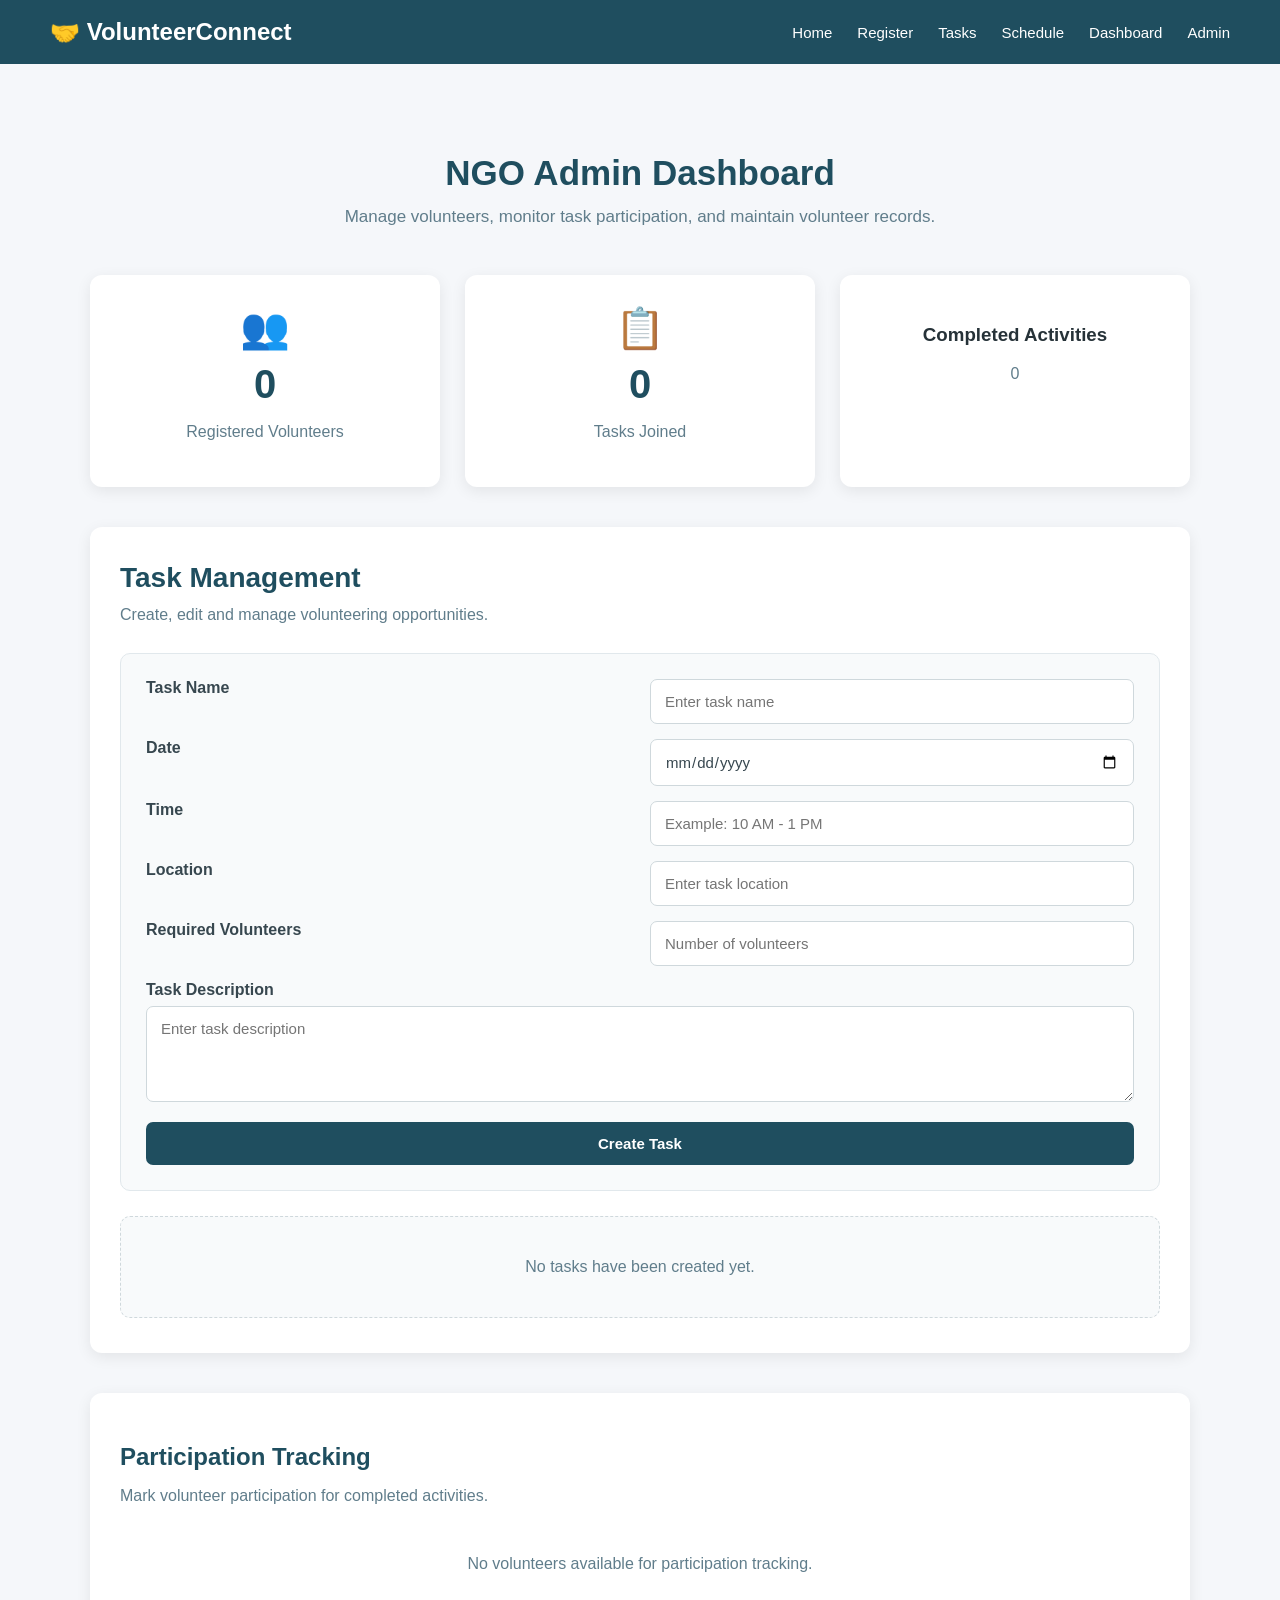
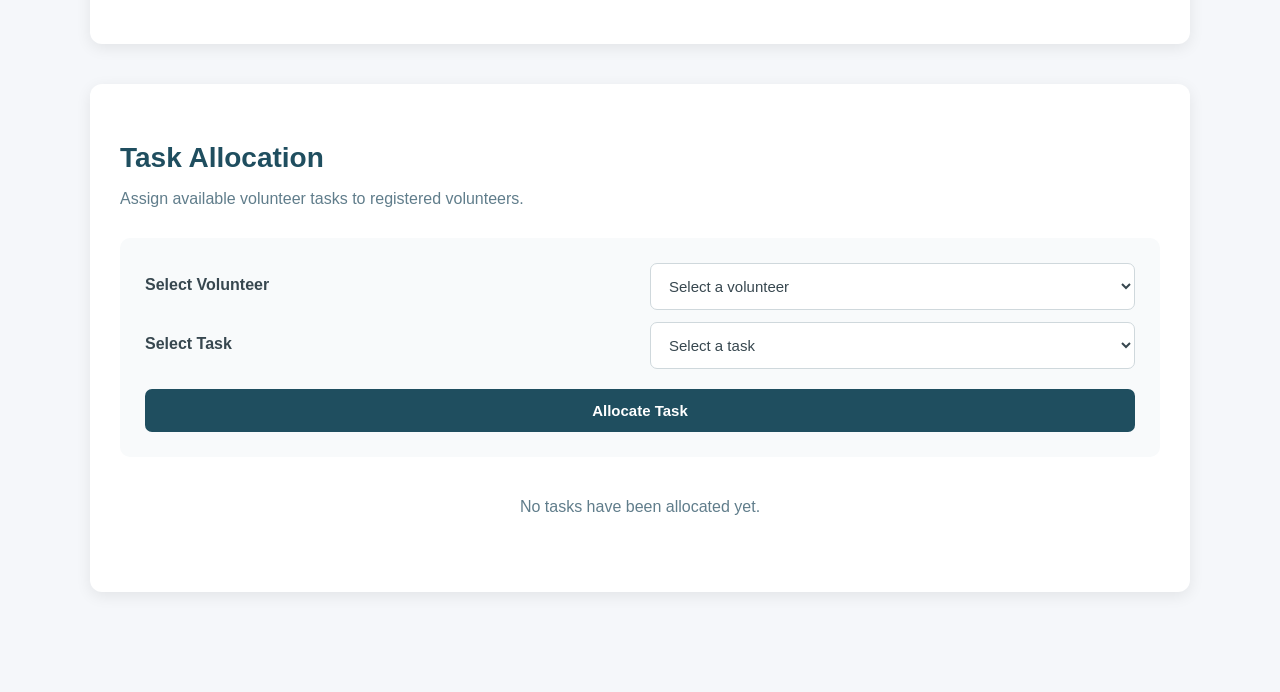
<file: VolunteerConnect/admin.html>
<!DOCTYPE html>
<html lang="en">

<head>
    <meta charset="UTF-8">
    <meta name="viewport" content="width=device-width, initial-scale=1.0">

    <title>Admin Dashboard | VolunteerConnect</title>

    <link rel="stylesheet" href="css/style.css">
</head>

<body>

    <!-- NAVIGATION BAR -->

    <header class="navbar">

        <div class="logo">
            🤝 VolunteerConnect
        </div>

        <nav>
            <a href="index.html">Home</a>
            <a href="register.html">Register</a>
            <a href="tasks.html">Tasks</a>
            <a href="schedule.html">Schedule</a>
            <a href="dashboard.html">Dashboard</a>
            <a href="admin.html">Admin</a>
        </nav>

    </header>


    <!-- ADMIN DASHBOARD -->

    <section class="admin-section">

        <h1>NGO Admin Dashboard</h1>

        <p class="admin-introduction">
            Manage volunteers, monitor task participation,
            and maintain volunteer records.
        </p>


        <!-- ADMIN STATISTICS -->

        <div class="admin-stats">

            <div class="admin-stat-card">

                <div class="admin-stat-icon">
                    👥
                </div>

                <h2 id="volunteerCount">
                    0
                </h2>

                <p>
                    Registered Volunteers
                </p>

            </div>


            <div class="admin-stat-card">

                <div class="admin-stat-icon">
                    📋
                </div>

                <h2 id="joinedTaskCount">
                    0
                </h2>

                <p>
                    Tasks Joined
                </p>

            </div>


            <div class="admin-stat-card">
    <h3>Completed Activities</h3>
    <p id="completedActivityCount">0</p>
</div>


</div>
<!-- =====================================
     TASK MANAGEMENT
===================================== -->

<div class="task-management-section">

    <h2>Task Management</h2>

    <p>
        Create, edit and manage volunteering opportunities.
    </p>

    <div class="task-form">

        <input
            type="hidden"
            id="editingTaskIndex"
            value="-1"
        >

        <label for="adminTaskName">
            Task Name
        </label>

        <input
            type="text"
            id="adminTaskName"
            placeholder="Enter task name"
        >


        <label for="adminTaskDate">
            Date
        </label>

        <input
            type="date"
            id="adminTaskDate"
        >


        <label for="adminTaskTime">
            Time
        </label>

        <input
            type="text"
            id="adminTaskTime"
            placeholder="Example: 10 AM - 1 PM"
        >


        <label for="adminTaskLocation">
            Location
        </label>

        <input
            type="text"
            id="adminTaskLocation"
            placeholder="Enter task location"
        >


        <label for="adminTaskCapacity">
            Required Volunteers
        </label>

        <input
            type="number"
            id="adminTaskCapacity"
            placeholder="Number of volunteers"
            min="1"
        >


        <label for="adminTaskDescription">
            Task Description
        </label>

        <textarea
            id="adminTaskDescription"
            placeholder="Enter task description"
            rows="4"
        ></textarea>


        <button
            type="button"
            id="saveAdminTaskBtn">
            Create Task
        </button>

    </div>


    <div id="adminTaskList">

    </div>

</div>
<div class="participation-section">

    <h2>Participation Tracking</h2>

    <p>
        Mark volunteer participation for completed activities.
    </p>

    <div id="participationList">

    </div>

</div>
<div class="allocation-section">

    <h2>Task Allocation</h2>

    <p>
        Assign available volunteer tasks to registered volunteers.
    </p>

    <div class="allocation-form">

        <label for="volunteerSelect">
            Select Volunteer
        </label>

        <select id="volunteerSelect">

            <option value="">
                Select a volunteer
            </option>

        </select>


        <label for="taskSelect">
            Select Task
        </label>

        <select id="taskSelect">

            <option value="">
                Select a task
            </option>

            <option value="Teaching Support">
                Teaching Support
            </option>

            <option value="Tree Plantation Drive">
                Tree Plantation Drive
            </option>

            <option value="Food Distribution">
                Food Distribution
            </option>

            <option value="Animal Care">
                Animal Care
            </option>

        </select>


        <button id="allocateTaskBtn">
            Allocate Task
        </button>

    </div>


    <div id="allocationList">

    </div>

</div>

</section>


    <script src="js/script.js"></script>

</body>

</html>
</file>
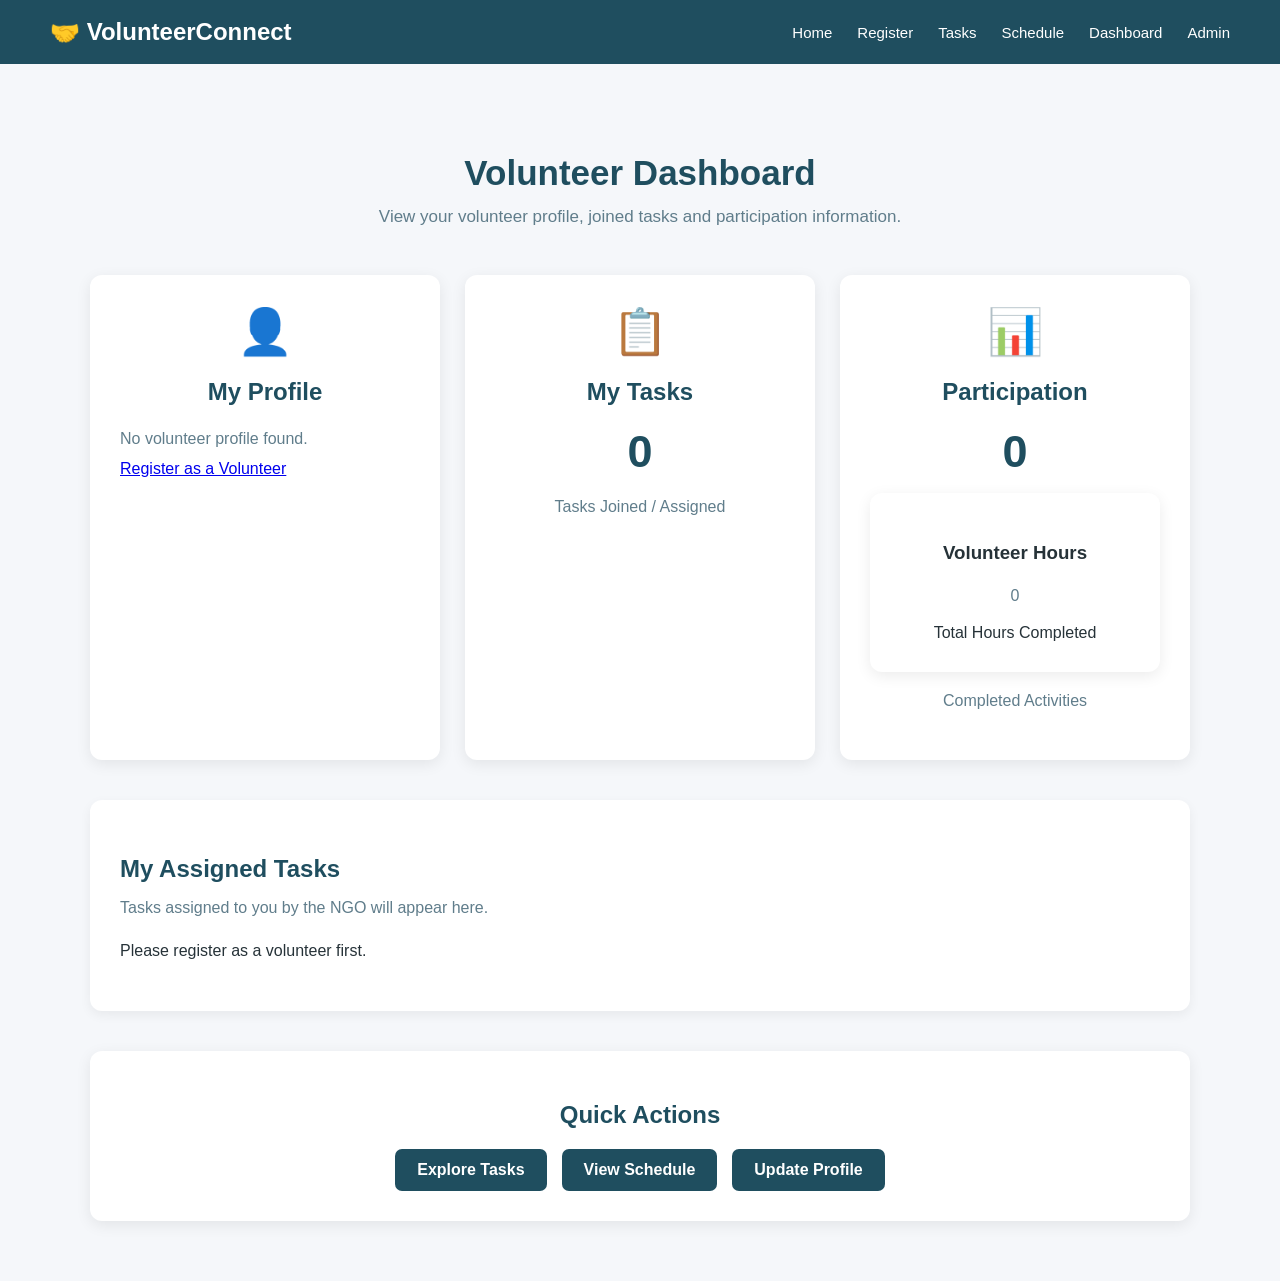
<file: VolunteerConnect/dashboard.html>
<!DOCTYPE html>
<html lang="en">

<head>
    <meta charset="UTF-8">
    <meta name="viewport" content="width=device-width, initial-scale=1.0">

    <title>Volunteer Dashboard | VolunteerConnect</title>

    <link rel="stylesheet" href="css/style.css">
</head>

<body>

    <!-- NAVIGATION BAR -->

    <header class="navbar">

        <div class="logo">
            🤝 VolunteerConnect
        </div>

        <nav>
            <a href="index.html">Home</a>
            <a href="register.html">Register</a>
            <a href="tasks.html">Tasks</a>
            <a href="schedule.html">Schedule</a>
            <a href="dashboard.html">Dashboard</a>
            <a href="admin.html">Admin</a>
        </nav>

    </header>


    <!-- DASHBOARD -->

    <section class="dashboard-section">

        <h1>Volunteer Dashboard</h1>

        <p class="dashboard-introduction">
            View your volunteer profile, joined tasks
            and participation information.
        </p>


        <!-- PROFILE -->

        <div class="dashboard-container">

            <div class="dashboard-card profile-card">

                <div class="dashboard-icon">
                    👤
                </div>

                <h2>My Profile</h2>

                <div id="profileInfo">

                </div>

            </div>


            <!-- TASK SUMMARY -->

            <div class="dashboard-card">

    <div class="dashboard-icon">
        📋
    </div>

    <h2>My Tasks</h2>

    <div class="stat-number" id="taskCount">
        0
    </div>

    <p>
        Tasks Joined / Assigned
    </p>

</div>


            <!-- PARTICIPATION -->

            <div class="dashboard-card">

                <div class="dashboard-icon">
                    📊
                </div>

                <h2>Participation</h2>

                <div class="stat-number" id="volunteerCompletedCount">
    0
</div>
<div class="dashboard-card">
    <h3>Volunteer Hours</h3>
    <p id="volunteerHours">0</p>
    <span>Total Hours Completed</span>
</div>
                <p>
                    Completed Activities
                </p>

            </div>

        </div>
        <!-- MY ASSIGNED TASKS -->

<div class="assigned-tasks-section">

    <h2>My Assigned Tasks</h2>

    <p>
        Tasks assigned to you by the NGO will appear here.
    </p>

    <div id="assignedTasksList">

    </div>

</div>


        <!-- QUICK ACTIONS -->

        <div class="quick-actions">

            <h2>Quick Actions</h2>

            <div class="dashboard-buttons">

                <a href="tasks.html">
                    Explore Tasks
                </a>

                <a href="schedule.html">
                    View Schedule
                </a>

                <a href="register.html">
                    Update Profile
                </a>

            </div>

        </div>

    </section>


    <script src="js/script.js"></script>

</body>

</html>
</file>
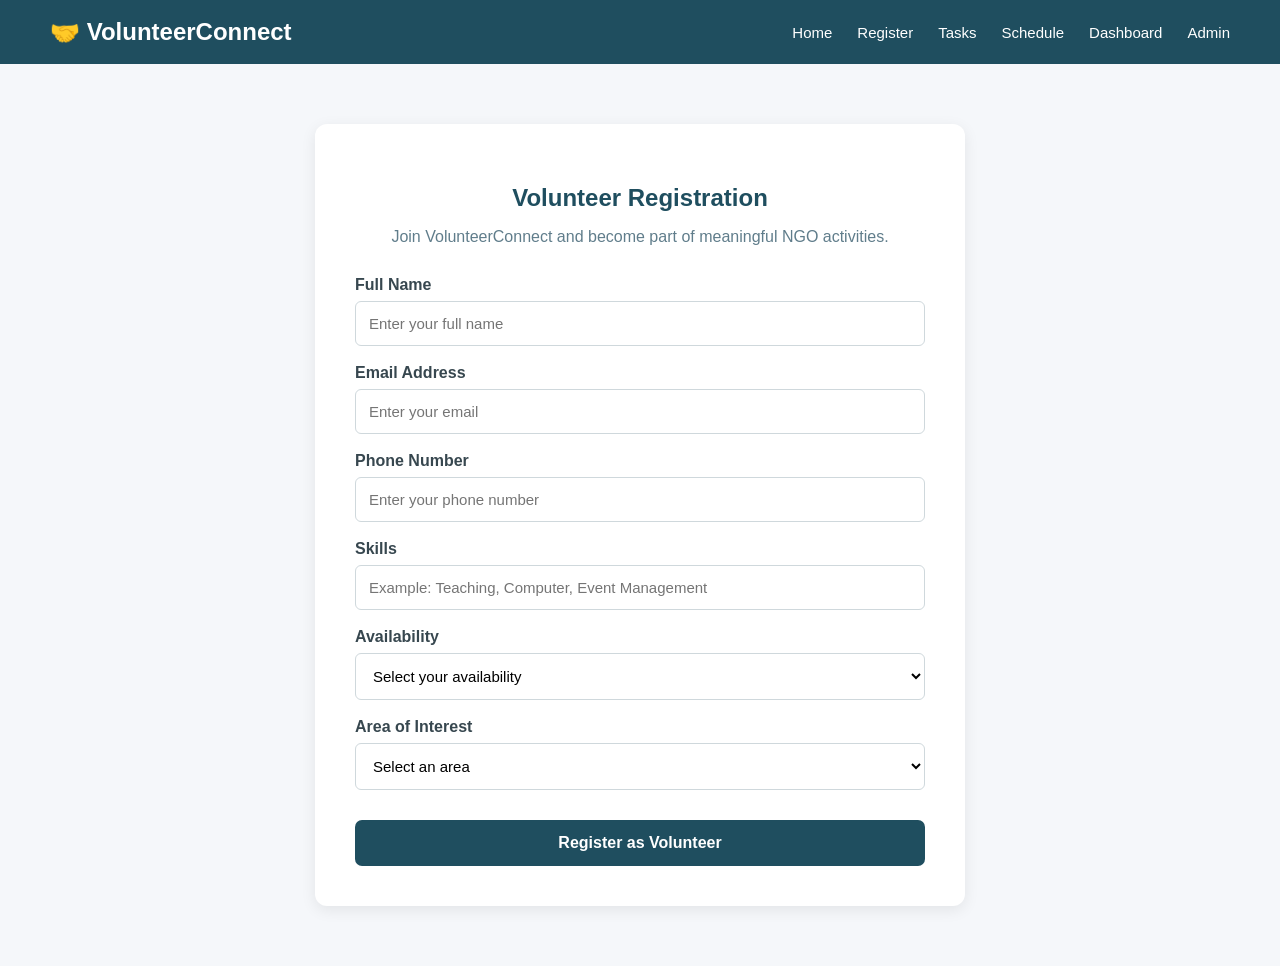
<file: VolunteerConnect/register.html>
<!DOCTYPE html>
<html lang="en">

<head>

    <meta charset="UTF-8">

    <meta name="viewport" content="width=device-width, initial-scale=1.0">

    <title>Volunteer Registration | VolunteerConnect</title>

    <link rel="stylesheet" href="css/style.css">

</head>


<body>


    <!-- ============================= -->
    <!-- NAVIGATION BAR -->
    <!-- ============================= -->

    <header class="navbar">

        <div class="logo">
            🤝 VolunteerConnect
        </div>

        <nav>

            <a href="index.html">Home</a>

            <a href="register.html">Register</a>

            <a href="tasks.html">Tasks</a>

            <a href="schedule.html">Schedule</a>

            <a href="dashboard.html">Dashboard</a>

            <a href="admin.html">Admin</a>

        </nav>

    </header>



    <!-- ============================= -->
    <!-- REGISTRATION SECTION -->
    <!-- ============================= -->

    <section class="registration-section">

        <div class="registration-container">

            <h1>
                Volunteer Registration
            </h1>

            <p>
                Join VolunteerConnect and become part of
                meaningful NGO activities.
            </p>


            <!-- ============================= -->
            <!-- REGISTRATION FORM -->
            <!-- ============================= -->

            <form id="volunteerForm">


                <!-- NAME -->

                <label for="name">
                    Full Name
                </label>

                <input
                    type="text"
                    id="name"
                    placeholder="Enter your full name"
                    required
                >


                <!-- EMAIL -->

                <label for="email">
                    Email Address
                </label>

                <input
                    type="email"
                    id="email"
                    placeholder="Enter your email"
                    required
                >


                <!-- PHONE -->

                <label for="phone">
                    Phone Number
                </label>

                <input
                    type="tel"
                    id="phone"
                    placeholder="Enter your phone number"
                    required
                >


                <!-- SKILLS -->

                <label for="skills">
                    Skills
                </label>

                <input
                    type="text"
                    id="skills"
                    placeholder="Example: Teaching, Computer, Event Management"
                    required
                >


                <!-- AVAILABILITY -->

                <label for="availability">
                    Availability
                </label>

                <select id="availability" required>

                    <option value="">
                        Select your availability
                    </option>

                    <option value="Weekdays">
                        Weekdays
                    </option>

                    <option value="Weekends">
                        Weekends
                    </option>

                    <option value="Both">
                        Weekdays and Weekends
                    </option>

                </select>


                <!-- INTEREST -->

                <label for="interest">
                    Area of Interest
                </label>

                <select id="interest" required>

                    <option value="">
                        Select an area
                    </option>

                    <option value="Education">
                        Education
                    </option>

                    <option value="Healthcare">
                        Healthcare
                    </option>

                    <option value="Environment">
                        Environment
                    </option>

                    <option value="Community Service">
                        Community Service
                    </option>

                    <option value="Animal Welfare">
                        Animal Welfare
                    </option>

                </select>


                <!-- SUBMIT BUTTON -->

                <button
                    type="submit"
                    class="submit-btn"
                >
                    Register as Volunteer
                </button>


            </form>

        </div>

    </section>



    <!-- ============================= -->
    <!-- JAVASCRIPT -->
    <!-- ============================= -->

    <script src="js/script.js"></script>


</body>

</html>
</file>
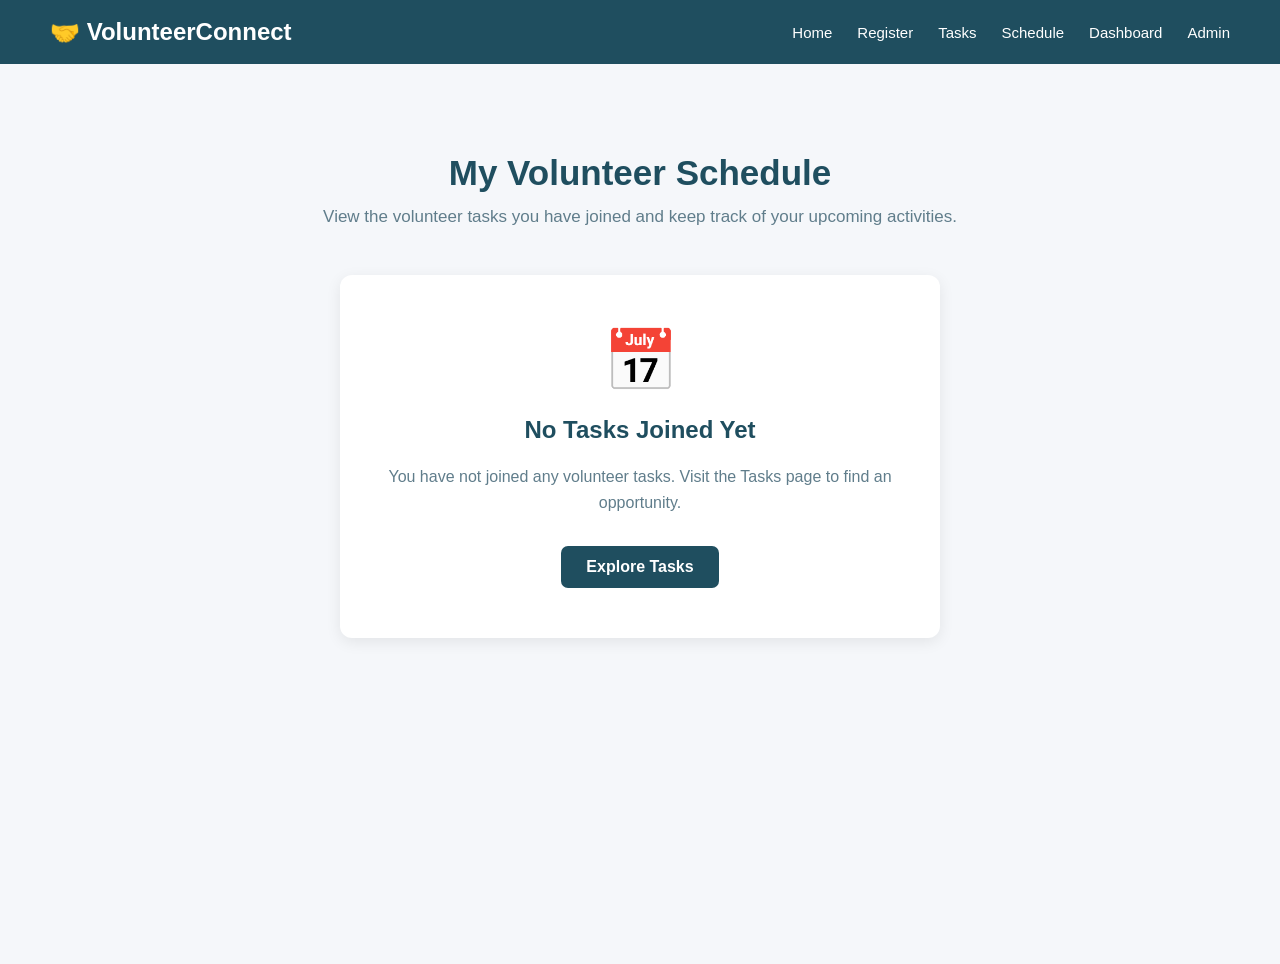
<file: VolunteerConnect/schedule.html>
<!DOCTYPE html>
<html lang="en">

<head>
    <meta charset="UTF-8">
    <meta name="viewport" content="width=device-width, initial-scale=1.0">

    <title>My Schedule | VolunteerConnect</title>

    <link rel="stylesheet" href="css/style.css">
</head>

<body>

    <!-- NAVIGATION BAR -->

    <header class="navbar">

        <div class="logo">
            🤝 VolunteerConnect
        </div>

        <nav>
            <a href="index.html">Home</a>
            <a href="register.html">Register</a>
            <a href="tasks.html">Tasks</a>
            <a href="schedule.html">Schedule</a>
            <a href="dashboard.html">Dashboard</a>
            <a href="admin.html">Admin</a>
        </nav>

    </header>


    <!-- SCHEDULE SECTION -->

    <section class="schedule-section">

        <h1>My Volunteer Schedule</h1>

        <p class="schedule-introduction">
            View the volunteer tasks you have joined
            and keep track of your upcoming activities.
        </p>


        <!-- TASKS WILL APPEAR HERE -->

        <div id="scheduleContainer" class="schedule-container">

        </div>

    </section>


    <script src="js/script.js"></script>

</body>

</html>
</file>
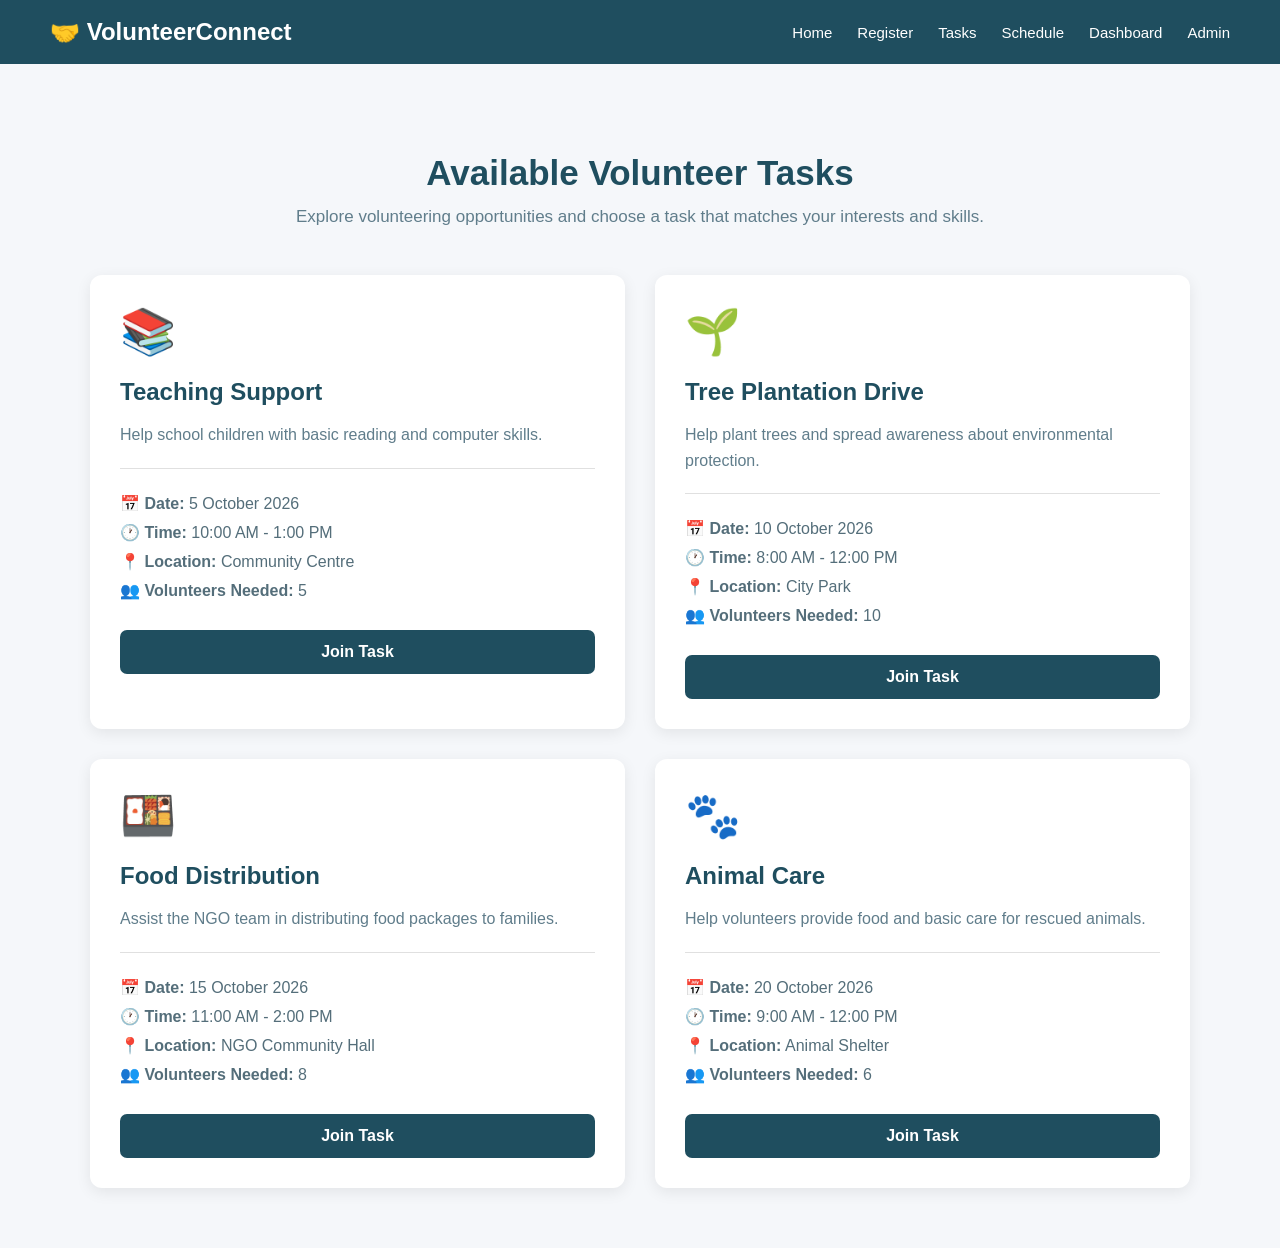
<file: VolunteerConnect/tasks.html>
<!DOCTYPE html>
<html lang="en">

<head>

    <meta charset="UTF-8">

    <meta name="viewport" content="width=device-width, initial-scale=1.0">

    <title>Available Tasks | VolunteerConnect</title>

    <link rel="stylesheet" href="css/style.css">

</head>


<body>


    <!-- ============================= -->
    <!-- NAVIGATION BAR -->
    <!-- ============================= -->

    <header class="navbar">

        <div class="logo">
            🤝 VolunteerConnect
        </div>

        <nav>

            <a href="index.html">Home</a>

            <a href="register.html">Register</a>

            <a href="tasks.html">Tasks</a>

            <a href="schedule.html">Schedule</a>

            <a href="dashboard.html">Dashboard</a>

            <a href="admin.html">Admin</a>

        </nav>

    </header>



    <!-- ============================= -->
    <!-- TASKS SECTION -->
    <!-- ============================= -->

    <section class="tasks-section">

        <h1>
            Available Volunteer Tasks
        </h1>

        <p class="tasks-introduction">

            Explore volunteering opportunities and choose
            a task that matches your interests and skills.

        </p>


        <div class="tasks-container">


            <!-- ============================= -->
            <!-- TASK 1 -->
            <!-- ============================= -->

            <div class="task-card">

                <div class="task-icon">
                    📚
                </div>

                <h2>
                    Teaching Support
                </h2>

                <p>
                    Help school children with basic
                    reading and computer skills.
                </p>

                <div class="task-details">

                    <p>
                        📅 <strong>Date:</strong>
                        5 October 2026
                    </p>

                    <p>
                        🕐 <strong>Time:</strong>
                        10:00 AM - 1:00 PM
                    </p>

                    <p>
                        📍 <strong>Location:</strong>
                        Community Centre
                    </p>

                    <p>
                        👥 <strong>Volunteers Needed:</strong>
                        5
                    </p>

                </div>

                <button
                    class="join-task-btn"
                    data-task="Teaching Support"
                >
                    Join Task
                </button>

            </div>



            <!-- ============================= -->
            <!-- TASK 2 -->
            <!-- ============================= -->

            <div class="task-card">

                <div class="task-icon">
                    🌱
                </div>

                <h2>
                    Tree Plantation Drive
                </h2>

                <p>
                    Help plant trees and spread awareness
                    about environmental protection.
                </p>

                <div class="task-details">

                    <p>
                        📅 <strong>Date:</strong>
                        10 October 2026
                    </p>

                    <p>
                        🕐 <strong>Time:</strong>
                        8:00 AM - 12:00 PM
                    </p>

                    <p>
                        📍 <strong>Location:</strong>
                        City Park
                    </p>

                    <p>
                        👥 <strong>Volunteers Needed:</strong>
                        10
                    </p>

                </div>

                <button
                    class="join-task-btn"
                    data-task="Tree Plantation Drive"
                >
                    Join Task
                </button>

            </div>



            <!-- ============================= -->
            <!-- TASK 3 -->
            <!-- ============================= -->

            <div class="task-card">

                <div class="task-icon">
                    🍱
                </div>

                <h2>
                    Food Distribution
                </h2>

                <p>
                    Assist the NGO team in distributing
                    food packages to families.
                </p>

                <div class="task-details">

                    <p>
                        📅 <strong>Date:</strong>
                        15 October 2026
                    </p>

                    <p>
                        🕐 <strong>Time:</strong>
                        11:00 AM - 2:00 PM
                    </p>

                    <p>
                        📍 <strong>Location:</strong>
                        NGO Community Hall
                    </p>

                    <p>
                        👥 <strong>Volunteers Needed:</strong>
                        8
                    </p>

                </div>

                <button
                    class="join-task-btn"
                    data-task="Food Distribution"
                >
                    Join Task
                </button>

            </div>



            <!-- ============================= -->
            <!-- TASK 4 -->
            <!-- ============================= -->

            <div class="task-card">

                <div class="task-icon">
                    🐾
                </div>

                <h2>
                    Animal Care
                </h2>

                <p>
                    Help volunteers provide food and basic
                    care for rescued animals.
                </p>

                <div class="task-details">

                    <p>
                        📅 <strong>Date:</strong>
                        20 October 2026
                    </p>

                    <p>
                        🕐 <strong>Time:</strong>
                        9:00 AM - 12:00 PM
                    </p>

                    <p>
                        📍 <strong>Location:</strong>
                        Animal Shelter
                    </p>

                    <p>
                        👥 <strong>Volunteers Needed:</strong>
                        6
                    </p>

                </div>

                <button
                    class="join-task-btn"
                    data-task="Animal Care"
                >
                    Join Task
                </button>

            </div>


        </div>

    </section>



    <!-- JAVASCRIPT -->

    <script src="js/script.js"></script>


</body>

</html>
</file>
<file: VolunteerConnect/css/style.css>
/* =====================================
   GENERAL SETTINGS
===================================== */

* {
    box-sizing: border-box;
}

body {
    margin: 0;
    font-family: Arial, sans-serif;
    background-color: #f5f7fa;
    color: #263238;
}


/* =====================================
   NAVIGATION BAR
===================================== */

.navbar {
    background-color: #1f4e5f;
    color: white;

    padding: 18px 50px;

    display: flex;
    justify-content: space-between;
    align-items: center;
}

.logo {
    font-size: 24px;
    font-weight: bold;
}

nav {
    display: flex;
    align-items: center;
}

nav a {
    color: white;

    text-decoration: none;

    margin-left: 25px;

    font-size: 15px;
}

nav a:hover {
    text-decoration: underline;
}


/* =====================================
   HERO SECTION
===================================== */

.hero {
    background-color: #dceff2;

    min-height: 500px;

    display: flex;
    justify-content: center;
    align-items: center;

    text-align: center;

    padding: 60px 20px;
}

.hero-content {
    max-width: 800px;
}

.hero h1 {
    font-size: 45px;

    margin-bottom: 20px;

    color: #1f4e5f;
}

.hero p {
    font-size: 19px;

    line-height: 1.7;

    margin-bottom: 30px;

    color: #455a64;
}


/* =====================================
   BUTTONS
===================================== */

.hero-buttons {
    display: flex;

    justify-content: center;

    gap: 15px;
}

.btn {
    display: inline-block;

    padding: 14px 25px;

    border-radius: 7px;

    text-decoration: none;

    font-weight: bold;

    transition: 0.3s;
}

.primary-btn {
    background-color: #1f4e5f;

    color: white;
}

.primary-btn:hover {
    background-color: #163b48;
}

.secondary-btn {
    background-color: white;

    color: #1f4e5f;

    border: 2px solid #1f4e5f;
}

.secondary-btn:hover {
    background-color: #1f4e5f;

    color: white;
}


/* =====================================
   ABOUT / HOW IT WORKS
===================================== */

.about {
    padding: 70px 40px;

    text-align: center;

    background-color: white;
}

.about h2 {
    font-size: 32px;

    color: #1f4e5f;

    margin-bottom: 10px;
}

.section-description {
    max-width: 700px;

    margin: 0 auto 40px;

    color: #607d8b;

    font-size: 17px;

    line-height: 1.6;
}


/* =====================================
   FEATURE CARDS
===================================== */

.feature-container {
    max-width: 1100px;

    margin: auto;

    display: grid;

    grid-template-columns: repeat(4, 1fr);

    gap: 25px;
}

.feature-card {
    background-color: #f5f7fa;

    padding: 30px 20px;

    border-radius: 12px;

    box-shadow: 0 4px 12px rgba(0, 0, 0, 0.08);

    transition: 0.3s;
}

.feature-card:hover {
    transform: translateY(-5px);
}

.feature-icon {
    font-size: 42px;

    margin-bottom: 15px;
}

.feature-card h3 {
    color: #1f4e5f;

    font-size: 21px;

    margin-bottom: 10px;
}

.feature-card p {
    color: #607d8b;

    line-height: 1.6;

    font-size: 15px;
}


/* =====================================
   VOLUNTEER SECTION
===================================== */

.volunteer-section {
    background-color: #e8f3f5;

    padding: 70px 20px;

    text-align: center;
}

.volunteer-content {
    max-width: 700px;

    margin: auto;
}

.volunteer-section h2 {
    color: #1f4e5f;

    font-size: 32px;

    margin-bottom: 15px;
}

.volunteer-section p {
    color: #546e7a;

    font-size: 17px;

    line-height: 1.6;

    margin-bottom: 25px;
}


/* =====================================
   FOOTER
===================================== */

footer {
    background-color: #1f4e5f;

    color: white;

    text-align: center;

    padding: 25px;

    font-size: 14px;
}

footer p {
    margin: 5px;
}


/* =====================================
   MOBILE RESPONSIVE DESIGN
===================================== */

@media (max-width: 900px) {

    .feature-container {
        grid-template-columns: repeat(2, 1fr);
    }

    .navbar {
        flex-direction: column;

        gap: 15px;
    }

    nav {
        flex-wrap: wrap;

        justify-content: center;
    }

    nav a {
        margin: 5px 10px;
    }
}


@media (max-width: 600px) {

    .hero h1 {
        font-size: 32px;
    }

    .hero p {
        font-size: 16px;
    }

    .hero-buttons {
        flex-direction: column;

        align-items: center;
    }

    .feature-container {
        grid-template-columns: 1fr;
    }

    .about {
        padding: 50px 20px;
    }
}
/* =====================================
   REGISTRATION PAGE
===================================== */

.registration-section {
    min-height: 100vh;

    background-color: #f5f7fa;

    padding: 60px 20px;
}

.registration-container {
    max-width: 650px;

    margin: auto;

    background-color: white;

    padding: 40px;

    border-radius: 12px;

    box-shadow: 0 4px 15px rgba(0, 0, 0, 0.08);
}

.registration-container h1 {
    text-align: center;

    color: #1f4e5f;

    margin-bottom: 10px;
}

.registration-container > p {
    text-align: center;

    color: #607d8b;

    margin-bottom: 30px;
}


/* FORM LABELS */

.registration-container label {
    display: block;

    margin-top: 18px;

    margin-bottom: 7px;

    font-weight: bold;

    color: #37474f;
}


/* INPUTS AND SELECT */

.registration-container input,
.registration-container select {

    width: 100%;

    padding: 13px;

    border: 1px solid #cfd8dc;

    border-radius: 6px;

    font-size: 15px;

    background-color: white;
}


/* INPUT FOCUS */

.registration-container input:focus,
.registration-container select:focus {

    outline: none;

    border-color: #1f4e5f;

    box-shadow: 0 0 0 2px rgba(31, 78, 95, 0.1);
}


/* SUBMIT BUTTON */

.submit-btn {

    width: 100%;

    margin-top: 30px;

    padding: 14px;

    background-color: #1f4e5f;

    color: white;

    border: none;

    border-radius: 7px;

    font-size: 16px;

    font-weight: bold;

    cursor: pointer;
}

.submit-btn:hover {

    background-color: #163b48;
}
/* =====================================
   TASKS PAGE
===================================== */

.tasks-section {
    min-height: 100vh;

    background-color: #f5f7fa;

    padding: 60px 30px;
}

.tasks-section > h1 {
    text-align: center;

    color: #1f4e5f;

    font-size: 35px;

    margin-bottom: 10px;
}

.tasks-introduction {
    text-align: center;

    max-width: 700px;

    margin: 0 auto 45px;

    color: #607d8b;

    font-size: 17px;

    line-height: 1.6;
}


/* TASK CONTAINER */

.tasks-container {
    max-width: 1100px;

    margin: auto;

    display: grid;

    grid-template-columns: repeat(2, 1fr);

    gap: 30px;
}


/* TASK CARD */

.task-card {
    background-color: white;

    padding: 30px;

    border-radius: 12px;

    box-shadow: 0 4px 15px rgba(0, 0, 0, 0.08);

    transition: 0.3s;
}

.task-card:hover {
    transform: translateY(-5px);
}


/* TASK ICON */

.task-icon {
    font-size: 45px;

    margin-bottom: 10px;
}

.task-card h2 {
    color: #1f4e5f;

    margin-bottom: 10px;
}

.task-card > p {
    color: #607d8b;

    line-height: 1.6;
}


/* TASK DETAILS */

.task-details {
    margin-top: 20px;

    padding-top: 15px;

    border-top: 1px solid #e0e0e0;
}

.task-details p {
    color: #546e7a;

    margin: 10px 0;
}


/* JOIN BUTTON */

.join-task-btn {
    width: 100%;

    margin-top: 20px;

    padding: 13px;

    background-color: #1f4e5f;

    color: white;

    border: none;

    border-radius: 7px;

    font-size: 16px;

    font-weight: bold;

    cursor: pointer;
}

.join-task-btn:hover {
    background-color: #163b48;
}


/* MOBILE */

@media (max-width: 700px) {

    .tasks-container {
        grid-template-columns: 1fr;
    }

}
/* =====================================
   SCHEDULE PAGE
===================================== */

.schedule-section {
    min-height: 100vh;
    background-color: #f5f7fa;
    padding: 60px 30px;
}

.schedule-section > h1 {
    text-align: center;
    color: #1f4e5f;
    font-size: 35px;
    margin-bottom: 10px;
}

.schedule-introduction {
    text-align: center;
    max-width: 700px;
    margin: 0 auto 45px;
    color: #607d8b;
    font-size: 17px;
    line-height: 1.6;
}

.schedule-container {
    max-width: 900px;
    margin: auto;
}

.schedule-card {
    background-color: white;
    padding: 25px;
    margin-bottom: 20px;
    border-radius: 12px;
    box-shadow: 0 4px 15px rgba(0, 0, 0, 0.08);

    display: flex;
    align-items: center;
    gap: 20px;

    transition: 0.3s;
}

.schedule-card:hover {
    transform: translateY(-4px);
}

.schedule-icon {
    font-size: 45px;
}

.schedule-info h2 {
    color: #1f4e5f;
    margin: 0 0 8px;
}

.schedule-info p {
    color: #607d8b;
    margin-bottom: 12px;
}

.schedule-status {
    display: inline-block;
    padding: 7px 14px;
    background-color: #e8f5e9;
    color: #2e7d32;
    border-radius: 20px;
    font-size: 14px;
    font-weight: bold;
}

.empty-schedule {
    background-color: white;
    max-width: 600px;
    margin: auto;
    padding: 50px 30px;
    text-align: center;
    border-radius: 12px;
    box-shadow: 0 4px 15px rgba(0, 0, 0, 0.08);
}

.empty-icon {
    font-size: 60px;
    margin-bottom: 15px;
}

.empty-schedule h2 {
    color: #1f4e5f;
}

.empty-schedule p {
    color: #607d8b;
    line-height: 1.6;
}

.schedule-btn {
    display: inline-block;
    margin-top: 15px;
    padding: 12px 25px;
    background-color: #1f4e5f;
    color: white;
    text-decoration: none;
    border-radius: 7px;
    font-weight: bold;
}

.schedule-btn:hover {
    background-color: #163b48;
}

@media (max-width: 600px) {

    .schedule-card {
        flex-direction: column;
        text-align: center;
    }

}
 /* =====================================
   VOLUNTEER DASHBOARD
===================================== */

.dashboard-section {
    min-height: 100vh;
    background-color: #f5f7fa;
    padding: 60px 30px;
}

.dashboard-section > h1 {
    text-align: center;
    color: #1f4e5f;
    font-size: 35px;
    margin-bottom: 10px;
}

.dashboard-introduction {
    text-align: center;
    max-width: 700px;
    margin: 0 auto 45px;
    color: #607d8b;
    font-size: 17px;
    line-height: 1.6;
}

.dashboard-container {
    max-width: 1100px;
    margin: auto;

    display: grid;
    grid-template-columns: repeat(3, 1fr);
    gap: 25px;
}

.dashboard-card {
    background-color: white;
    padding: 30px;
    border-radius: 12px;
    text-align: center;

    box-shadow: 0 4px 15px rgba(0, 0, 0, 0.08);

    transition: 0.3s;
}

.dashboard-card:hover {
    transform: translateY(-5px);
}

.dashboard-icon {
    font-size: 45px;
    margin-bottom: 10px;
}

.dashboard-card h2 {
    color: #1f4e5f;
    margin-bottom: 20px;
}

.dashboard-card p {
    color: #607d8b;
    line-height: 1.6;
}

.profile-card {
    text-align: left;
}

.profile-card .dashboard-icon,
.profile-card h2 {
    text-align: center;
}

.profile-card p {
    margin: 8px 0;
}

.stat-number {
    font-size: 45px;
    font-weight: bold;
    color: #1f4e5f;
    margin: 15px 0;
}

.quick-actions {
    max-width: 1100px;
    margin: 40px auto 0;
    background-color: white;
    padding: 30px;
    border-radius: 12px;

    box-shadow: 0 4px 15px rgba(0, 0, 0, 0.08);

    text-align: center;
}

.quick-actions h2 {
    color: #1f4e5f;
    margin-bottom: 20px;
}

.dashboard-buttons {
    display: flex;
    justify-content: center;
    gap: 15px;
    flex-wrap: wrap;
}

.dashboard-buttons a {
    display: inline-block;
    padding: 12px 22px;

    background-color: #1f4e5f;
    color: white;

    text-decoration: none;
    border-radius: 7px;

    font-weight: bold;
}

.dashboard-buttons a:hover {
    background-color: #163b48;
}


@media (max-width: 800px) {

    .dashboard-container {
        grid-template-columns: 1fr;
    }

}
/* =====================================
   ADMIN DASHBOARD
===================================== */

.admin-section {
    min-height: 100vh;
    background-color: #f5f7fa;
    padding: 60px 30px;
}

.admin-section > h1 {
    text-align: center;
    color: #1f4e5f;
    font-size: 35px;
    margin-bottom: 10px;
}

.admin-introduction {
    text-align: center;
    max-width: 700px;
    margin: 0 auto 45px;
    color: #607d8b;
    font-size: 17px;
    line-height: 1.6;
}


/* ADMIN STATISTICS */

.admin-stats {
    max-width: 1100px;
    margin: auto;

    display: grid;
    grid-template-columns: repeat(3, 1fr);
    gap: 25px;
}

.admin-stat-card {
    background-color: white;
    padding: 30px;
    border-radius: 12px;

    text-align: center;

    box-shadow: 0 4px 15px rgba(0, 0, 0, 0.08);
}

.admin-stat-icon {
    font-size: 40px;
    margin-bottom: 10px;
}

.admin-stat-card h2 {
    font-size: 40px;
    color: #1f4e5f;
    margin: 10px 0;
}

.admin-stat-card p {
    color: #607d8b;
}


/* VOLUNTEER LIST */

.admin-volunteers {
    max-width: 1100px;
    margin: 40px auto 0;

    background-color: white;
    padding: 30px;
    border-radius: 12px;

    box-shadow: 0 4px 15px rgba(0, 0, 0, 0.08);
}

.admin-volunteers > h2 {
    color: #1f4e5f;
    margin-bottom: 25px;
}


/* VOLUNTEER CARD */

.admin-volunteer-card {
    display: flex;
    gap: 20px;

    padding: 20px;
    margin-bottom: 15px;

    background-color: #f8fafb;

    border-left: 5px solid #1f4e5f;
    border-radius: 8px;
}

.admin-volunteer-number {
    min-width: 40px;
    height: 40px;

    display: flex;
    align-items: center;
    justify-content: center;

    background-color: #1f4e5f;
    color: white;

    border-radius: 50%;

    font-weight: bold;
}

.admin-volunteer-info h3 {
    color: #1f4e5f;
    margin: 0 0 10px;
}

.admin-volunteer-info p {
    color: #607d8b;
    margin: 6px 0;
}

.no-volunteers {
    text-align: center;
    padding: 30px;
    color: #607d8b;
}


/* MOBILE */

@media (max-width: 800px) {

    .admin-stats {
        grid-template-columns: 1fr;
    }

    .admin-volunteer-card {
        flex-direction: column;
    }

}
/* =====================================
   PARTICIPATION TRACKING
===================================== */

.participation-section {
    max-width: 1100px;
    margin: 40px auto 0;

    background-color: white;
    padding: 30px;
    border-radius: 12px;

    box-shadow: 0 4px 15px rgba(0, 0, 0, 0.08);
}

.participation-section h2 {
    color: #1f4e5f;
    margin-bottom: 8px;
}

.participation-section > p {
    color: #607d8b;
    margin-bottom: 25px;
}

.participation-card {
    display: flex;
    justify-content: space-between;
    align-items: center;

    padding: 20px;
    margin-bottom: 15px;

    background-color: #f8fafb;

    border-radius: 8px;
    border-left: 5px solid #1f4e5f;
}

.participation-info h3 {
    color: #1f4e5f;
    margin: 0 0 8px;
}

.participation-info p {
    color: #607d8b;
    margin: 6px 0;
}

.participation-status {
    font-weight: bold;
}

.participation-buttons {
    display: flex;
    gap: 10px;
}

.present-btn,
.absent-btn {
    padding: 10px 18px;

    border: none;
    border-radius: 6px;

    color: white;
    font-weight: bold;

    cursor: pointer;
}

.present-btn {
    background-color: #2e7d32;
}

.present-btn:hover {
    background-color: #1b5e20;
}

.absent-btn {
    background-color: #c62828;
}

.absent-btn:hover {
    background-color: #8e0000;
}

.no-participation {
    text-align: center;
    padding: 25px;
    color: #607d8b;
}


/* MOBILE */

@media (max-width: 700px) {

    .participation-card {
        flex-direction: column;
        align-items: flex-start;
        gap: 15px;
    }

    .participation-buttons {
        width: 100%;
    }

    .present-btn,
    .absent-btn {
        flex: 1;
    }

}
/* =====================================
   TASK ALLOCATION
===================================== */

.allocation-section {
    max-width: 1100px;
    margin: 40px auto 0;

    background-color: white;
    padding: 30px;
    border-radius: 12px;

    box-shadow: 0 4px 15px rgba(0, 0, 0, 0.08);
}

.allocation-section h2 {
    color: #1f4e5f;
    margin-bottom: 8px;
}

.allocation-section > p {
    color: #607d8b;
    margin-bottom: 25px;
}

.allocation-form {
    display: grid;
    grid-template-columns: 1fr 1fr auto;
    gap: 15px;
    align-items: end;
}

.allocation-form label {
    color: #37474f;
    font-weight: bold;
}

.allocation-form select {
    padding: 12px;

    border: 1px solid #cfd8dc;
    border-radius: 7px;

    font-size: 15px;
}

#allocateTaskBtn {
    padding: 12px 20px;

    background-color: #1f4e5f;
    color: white;

    border: none;
    border-radius: 7px;

    font-weight: bold;
    cursor: pointer;
}

#allocateTaskBtn:hover {
    background-color: #163b48;
}

.allocation-card {
    display: flex;
    justify-content: space-between;
    align-items: center;

    margin-top: 20px;
    padding: 20px;

    background-color: #f8fafb;

    border-left: 5px solid #1f4e5f;
    border-radius: 8px;
}

.allocation-info h3 {
    color: #1f4e5f;
    margin: 0 0 8px;
}

.allocation-info p {
    color: #607d8b;
    margin: 6px 0;
}

.allocation-status {
    display: inline-block;

    margin-top: 5px;
    padding: 6px 12px;

    background-color: #e3f2fd;
    color: #1565c0;

    border-radius: 20px;

    font-size: 13px;
    font-weight: bold;
}

.remove-allocation-btn {
    padding: 9px 15px;

    background-color: #c62828;
    color: white;

    border: none;
    border-radius: 6px;

    cursor: pointer;
    font-weight: bold;
}

.remove-allocation-btn:hover {
    background-color: #8e0000;
}

.no-allocations {
    text-align: center;
    padding: 25px;

    color: #607d8b;
}


@media (max-width: 800px) {

    .allocation-form {
        grid-template-columns: 1fr;
    }

    .allocation-card {
        flex-direction: column;
        align-items: flex-start;
        gap: 15px;
    }

}
/* =====================================
   ASSIGNED TASKS
===================================== */

.assigned-tasks-section {
    max-width: 1100px;
    margin: 40px auto;
    padding: 35px 30px;
    background-color: white;
    border-radius: 12px;
    box-shadow: 0 4px 12px rgba(0, 0, 0, 0.06);
}

.assigned-tasks-section h2 {
    color: #1f4e5f;
    margin-bottom: 10px;
}

.assigned-tasks-section > p {
    color: #607d8b;
    margin-bottom: 25px;
}

.assigned-task-card {
    background-color: #f8fafb;
    padding: 20px;
    margin-bottom: 15px;
    border-radius: 10px;
    border-left: 5px solid #1f4e5f;
}

.assigned-task-card h3 {
    color: #1f4e5f;
    margin-bottom: 8px;
}

.assigned-task-card p {
    color: #607d8b;
    margin: 5px 0;
}

.assigned-status {
    display: inline-block;
    margin-top: 10px;
    padding: 6px 12px;
    border-radius: 20px;
    background-color: #e7f0f5;
    color: #1f4e5f;
    font-size: 14px;
    font-weight: bold;
}


/* =====================================
   RESPONSIVE DASHBOARD
===================================== */

@media (max-width: 800px) {

    .dashboard-container {
        grid-template-columns: 1fr;
    }

    .quick-actions {
        flex-direction: column;
    }

    .quick-action-btn {
        width: 100%;
    }

}
/* =====================================
   DELETE SCHEDULE BUTTON
===================================== */

.delete-schedule-btn {
    margin-top: 8px;
    padding: 9px 16px;

    background-color: #d95c5c;
    color: white;

    border: none;
    border-radius: 6px;

    cursor: pointer;
    font-weight: bold;

    transition: 0.3s;
}

.delete-schedule-btn:hover {
    background-color: #b83f3f;
}
/* =====================================
   DELETE VOLUNTEER BUTTON
===================================== */

.delete-volunteer-btn {
    margin-top: 12px;
    padding: 9px 16px;
    background-color: #d95c5c;
    color: white;
    border: none;
    border-radius: 6px;
    cursor: pointer;
    font-weight: bold;
    transition: 0.3s;
}

.delete-volunteer-btn:hover {
    background-color: #b83f3f;
}
 /* =====================================
    DIGITAL VOLUNTEER MANAGEMENT
 ===================================== */

.system-section {
    padding: 70px 30px;
    background-color: #f5f7fa;
}

.system-section > h2 {
    text-align: center;
    color: #1f4e5f;
    font-size: 32px;
    margin-bottom: 10px;
}

.system-section .section-description {
    text-align: center;
    max-width: 700px;
    margin: 0 auto;
    color: #607d8b;
    line-height: 1.6;
}

.system-container {
    max-width: 1100px;
    margin: 45px auto 0;

    display: grid;
    grid-template-columns: repeat(4, 1fr);
    gap: 20px;
}

.system-card {
    background-color: white;
    padding: 30px 20px;

    border-radius: 12px;
    text-align: center;

    box-shadow: 0 4px 12px rgba(0, 0, 0, 0.06);

    transition: 0.3s;
}

.system-card:hover {
    transform: translateY(-5px);
}

.system-icon {
    font-size: 42px;
    margin-bottom: 15px;
}

.system-card h3 {
    color: #1f4e5f;
    margin-bottom: 10px;
}

.system-card p {
    color: #607d8b;
    line-height: 1.6;
}

@media (max-width: 900px) {

    .system-container {
        grid-template-columns: repeat(2, 1fr);
    }

}

@media (max-width: 600px) {

    .system-container {
        grid-template-columns: 1fr;
    }

}
/* =====================================
   IMPROVED TASK ALLOCATION
===================================== */

.allocation-section {
    max-width: 1100px;
    margin: 40px auto;
    padding: 35px 30px;

    background-color: white;
    border-radius: 12px;

    box-shadow: 0 4px 15px rgba(0, 0, 0, 0.08);
}

.allocation-section h2 {
    text-align: left;
    color: #1f4e5f;
    font-size: 28px;
    margin-bottom: 8px;
}

.allocation-section > p {
    color: #607d8b;
    margin-bottom: 30px;
}

.allocation-form {
    display: grid;
    grid-template-columns: 1fr 1fr;
    gap: 12px 20px;
    align-items: center;

    padding: 25px;

    background-color: #f8fafb;
    border-radius: 10px;
}

.allocation-form label {
    color: #37474f;
    font-weight: bold;
    margin-bottom: 2px;
}

.allocation-form select {
    width: 100%;
    padding: 13px 14px;

    background-color: white;

    border: 1px solid #cfd8dc;
    border-radius: 7px;

    font-size: 15px;
    color: #37474f;
}

.allocation-form select:focus {
    outline: none;
    border-color: #1f4e5f;
}

#allocateTaskBtn {
    grid-column: 1 / -1;

    width: 100%;
    padding: 13px 20px;

    margin-top: 8px;

    background-color: #1f4e5f;
    color: white;

    border: none;
    border-radius: 7px;

    font-size: 15px;
    font-weight: bold;

    cursor: pointer;
    transition: 0.3s;
}

#allocateTaskBtn:hover {
    background-color: #163b48;
}

@media (max-width: 700px) {

    .allocation-form {
        grid-template-columns: 1fr;
    }

    #allocateTaskBtn {
        grid-column: auto;
    }

}
/* =====================================
   ADMIN CREATED TASKS
===================================== */

.admin-created-tasks-heading {
    max-width: 1100px;
    margin: 45px auto 25px;
    text-align: center;
}

.admin-created-tasks-heading h2 {
    color: #1f4e5f;
    font-size: 28px;
    margin-bottom: 8px;
}

.admin-created-tasks-heading p {
    color: #607d8b;
    line-height: 1.6;
}

.admin-created-task-card {
    border-top: 4px solid #1f4e5f;
}
/* =====================================
   ADMIN CREATED TASKS - VOLUNTEER PAGE
===================================== */

.admin-created-tasks-heading {
    width: 90%;
    max-width: 1100px;
    margin: 60px auto 30px;
    padding: 25px 30px;

    background-color: #f5f7fa;

    border-radius: 12px;
    border-left: 5px solid #1f4e5f;

    text-align: left;

    box-sizing: border-box;
}

.admin-created-tasks-heading h2 {
    margin: 0 0 8px;

    color: #1f4e5f;

    font-size: 27px;
    font-weight: 700;
}

.admin-created-tasks-heading p {
    margin: 0;

    color: #607d8b;

    font-size: 15px;
    line-height: 1.6;
}


/* =====================================
   ADMIN CREATED TASK CARD
===================================== */

.admin-created-task-card {
    position: relative;

    border-top: 5px solid #1f4e5f;

    transition:
        transform 0.3s ease,
        box-shadow 0.3s ease;
}

.admin-created-task-card:hover {
    transform: translateY(-6px);

    box-shadow:
        0 8px 20px rgba(0, 0, 0, 0.10);
}


/* =====================================
   ADMIN TASK BADGE
===================================== */

.admin-created-task-card::before {
    content: "NGO CREATED";

    display: inline-block;

    margin-bottom: 12px;
    padding: 5px 10px;

    background-color: #e7f0f5;
    color: #1f4e5f;

    border-radius: 20px;

    font-size: 11px;
    font-weight: bold;
    letter-spacing: 0.5px;
}


/* =====================================
   ADMIN TASK BUTTON
===================================== */

.admin-created-task-card
.admin-join-task-btn {

    width: 100%;

    margin-top: 15px;
    padding: 12px 18px;

    background-color: #1f4e5f;
    color: white;

    border: none;
    border-radius: 7px;

    font-size: 15px;
    font-weight: bold;

    cursor: pointer;

    transition:
        background-color 0.3s ease,
        transform 0.2s ease;
}

.admin-created-task-card
.admin-join-task-btn:hover {

    background-color: #163b48;

    transform: translateY(-2px);
}


/* =====================================
   ADMIN TASK RESPONSIVE DESIGN
===================================== */

@media (max-width: 700px) {

    .admin-created-tasks-heading {

        width: 92%;

        margin-top: 40px;

        padding: 20px;
    }

    .admin-created-tasks-heading h2 {

        font-size: 23px;
    }

    .admin-created-tasks-heading p {

        font-size: 14px;
    }

}
/* =====================================
   TASK MANAGEMENT - ADMIN DASHBOARD
===================================== */

.task-management-section {
    max-width: 1100px;
    margin: 40px auto;
    padding: 35px 30px;
    background-color: white;
    border-radius: 12px;
    box-shadow: 0 4px 15px rgba(0, 0, 0, 0.08);
}

.task-management-section h2 {
    margin: 0 0 8px;
    color: #1f4e5f;
    font-size: 28px;
}

.task-management-section > p {
    margin: 0 0 25px;
    color: #607d8b;
    line-height: 1.6;
}

/* TASK FORM */

.task-form {
    display: grid;
    grid-template-columns: 1fr 1fr;
    gap: 15px 20px;
    padding: 25px;
    background-color: #f8fafb;
    border-radius: 10px;
    border: 1px solid #e1e8ec;
}

.task-form label {
    color: #37474f;
    font-weight: bold;
    margin-bottom: -8px;
}

.task-form input,
.task-form textarea {
    width: 100%;
    box-sizing: border-box;
    padding: 13px 14px;
    background-color: white;
    border: 1px solid #cfd8dc;
    border-radius: 7px;
    font-size: 15px;
    color: #37474f;
    font-family: inherit;
}

.task-form input:focus,
.task-form textarea:focus {
    outline: none;
    border-color: #1f4e5f;
    box-shadow: 0 0 0 2px rgba(31, 78, 95, 0.08);
}

.task-form textarea {
    resize: vertical;
}

/* DESCRIPTION TAKES FULL WIDTH */

#adminTaskDescription {
    grid-column: 1 / -1;
}

/* CREATE / UPDATE BUTTON */

#saveAdminTaskBtn {
    grid-column: 1 / -1;
    width: 100%;
    padding: 13px 20px;
    margin-top: 5px;

    background-color: #1f4e5f;
    color: white;

    border: none;
    border-radius: 7px;

    font-size: 15px;
    font-weight: bold;

    cursor: pointer;
    transition: 0.3s;
}

#saveAdminTaskBtn:hover {
    background-color: #163b48;
    transform: translateY(-1px);
}

/* ADMIN TASK LIST */

#adminTaskList {
    margin-top: 25px;
}

.no-admin-tasks {
    padding: 25px;
    text-align: center;

    background-color: #f8fafb;
    border: 1px dashed #cfd8dc;
    border-radius: 10px;

    color: #607d8b;
}

/* CREATED TASK CARD */

.admin-task-card {
    display: flex;
    justify-content: space-between;
    align-items: flex-start;

    gap: 25px;

    margin-top: 18px;
    padding: 22px;

    background-color: #f8fafb;

    border: 1px solid #e1e8ec;
    border-left: 5px solid #1f4e5f;

    border-radius: 10px;

    transition: 0.3s;
}

.admin-task-card:hover {
    transform: translateY(-3px);

    box-shadow: 0 6px 16px rgba(0, 0, 0, 0.08);
}

.admin-task-info {
    flex: 1;
}

.admin-task-info h3 {
    margin: 0 0 12px;

    color: #1f4e5f;
    font-size: 20px;
}

.admin-task-info p {
    margin: 7px 0;

    color: #607d8b;
    line-height: 1.5;
}

.admin-task-info strong {
    color: #37474f;
}

/* EDIT + DELETE BUTTONS */

.admin-task-actions {
    display: flex;
    flex-direction: column;
    gap: 10px;

    min-width: 100px;
}

.edit-task-btn,
.delete-task-btn {
    padding: 9px 15px;

    border: none;
    border-radius: 6px;

    font-weight: bold;
    cursor: pointer;

    transition: 0.3s;
}

.edit-task-btn {
    background-color: #e7f0f5;
    color: #1f4e5f;
}

.edit-task-btn:hover {
    background-color: #d5e4eb;
}

.delete-task-btn {
    background-color: #d95c5c;
    color: white;
}

.delete-task-btn:hover {
    background-color: #b83f3f;
}

/* MOBILE */

@media (max-width: 700px) {

    .task-management-section {
        width: 92%;
        padding: 25px 20px;
        box-sizing: border-box;
    }

    .task-form {
        grid-template-columns: 1fr;
        padding: 20px;
    }

    #adminTaskDescription,
    #saveAdminTaskBtn {
        grid-column: auto;
    }

    .admin-task-card {
        flex-direction: column;
    }

    .admin-task-actions {
        width: 100%;
        flex-direction: row;
    }

    .edit-task-btn,
    .delete-task-btn {
        flex: 1;
    }
}
</file>
